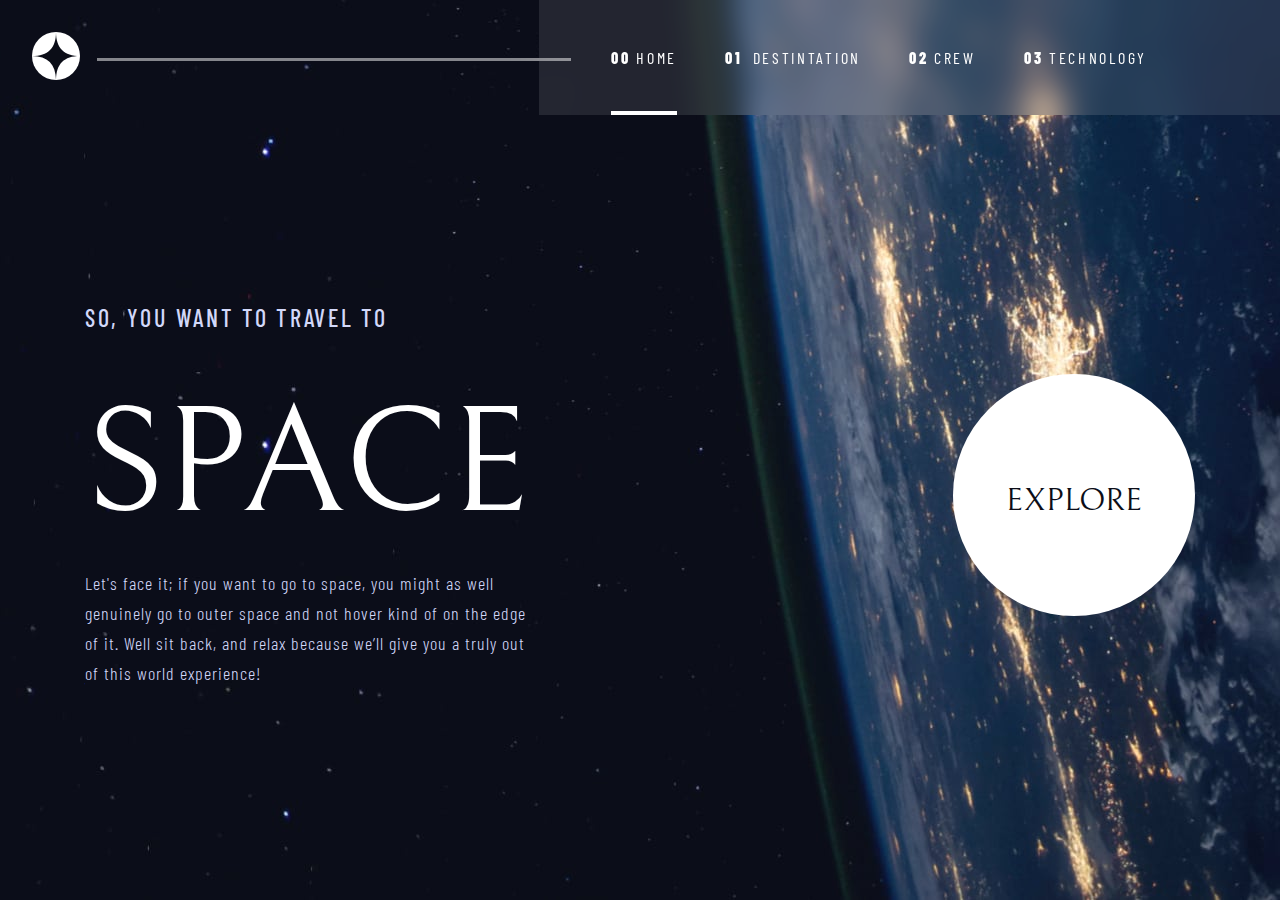
<file: index.html>
<!DOCTYPE html>
<html lang="en">
<head>
    <meta charset="UTF-8">
    <meta name="viewport" content="width=device-width, initial-scale=1.0">
    <link rel="preconnect" href="https://fonts.googleapis.com">
    <link rel="preconnect" href="https://fonts.gstatic.com" crossorigin>
    <link href="https://fonts.googleapis.com/css2?family=Barlow+Condensed:ital,wght@0,100;0,200;0,300;0,400;0,500;0,600;0,700;0,800;0,900;1,100;1,200;1,300;1,400;1,500;1,600;1,700;1,800;1,900&family=Bellefair&display=swap" rel="stylesheet">
    <link rel="stylesheet" href="app.css">
    <title>Space Tourism Home</title>
</head>
<body>

    <!-- Website h1 is hidden     -->
    <h1 class="hide-it">Space Tourism</h1>
    <!--Loader-->
    <div class="loading-container">
        <div class="loader-container">
            <div class="sun"></div>
            <div class="plan-1"></div>
            <div class="plan-2"></div>
        </div>
        <p class="txt-white barlow txt-uppercase">
            Download ...
        </p>
    </div>
    <!--Loader-->
    <!-- Header -->
        <header id="main-header">
            <div class="wrapper-big d-flex">
                <!-- Logo -->
                <div class="logo-container">
                    <a href="/index.html">
                        <img src="./shared/logo.svg" alt="Space Tourism Logo">
                    </a>
                </div>
                <!-- Logo -->
                
                <!-- Menu Icon -->
                <div class="burger-container">
                    <svg xmlns="http://www.w3.org/2000/svg" width="24" height="21">
                        <g fill="#D0D6F9" fill-rule="evenodd">
                            <path id="line-1" d="M0 0h24v3H0z"/>
                            <path id="line-2" d="M0 9h24v3H0z"/>
                            <path id="line-3" d="M0 18h24v3H0z"/>
                        </g>
                    </svg>
                </div>
                <!-- Menu Icon -->

                <!-- Main Navigation -->
                <nav id="main-nav-container">
                    <ul class="main-nav-ul">
                        <li class="current">
                            <a class="d-block txt-white txt-16 barlow lettspace-2-7" href="index.html">
                                <span class="index txt-800">00</span>
                                <span class="text txt-uppercase d-inline-block">Home</span>
                            </a>
                        </li>
                        <li>
                            <a class="d-flex gap txt-white txt-16 barlow lettspace-2-7" href="destination.html">
                                <span class="index txt-800">01</span>
                                <span class="text txt-uppercase">Destintation</span>
                            </a>
                        </li>
                        <li>
                            <a class="d-block txt-white txt-16 barlow lettspace-2-7" href="crew.html">
                                <span class="index txt-800">02</span>
                                <span class="text txt-uppercase">Crew</span>
                            </a>
                        </li>
                        <li>
                            <a class="d-block txt-white txt-16 barlow lettspace-2-7" href="technology.html">
                                <span class="index txt-800">03</span>
                                <span class="text txt-uppercase">Technology</span>
                            </a>
                        </li>
                    </ul>
                </nav>
                <!-- Main Navigation -->
            </div>
        </header>
    <!-- Header -->

    <!-- Main Content -->
    <main>
        <article>
            <!-- The section tag element contains the background-image the app.css file-->
            <section id="hero-section">
                <div class="wrapper d-flex">
                    <div class="content">
                        <h2>
                            <span class="txt-uppercase d-block barlow txt-smoke txt-500 lettspace-2-7">
                                So, you want to travel to
                            </span>
                            <span class="txt-uppercase bellefair txt-white main-title d-block">
                                Space
                            </span>
                        </h2>
                        <p class="barlow txt-smoke txt-300">
                            Let's face it; if you want to go to space, you might as well genuinely go to outer space and not hover kind of on the edge of it. Well sit back, and relax because we’ll give you a truly out of this world experience!
                        </p>
                    </div>
                    <div class="call-to-action">
                        <a href="destination.html">
                            <span class="text">
                                Explore
                            </span>
                        </a>
                    </div>
                </div>
            </section>
        </article>
    </main>
    <!-- Main Content -->

    <script src="app.js"></script>
    <script>
        document.onreadystatechange = () => {
            if(document.readyState == "complete"){
                document.querySelector(".loading-container").classList.add("hide")
            }
        }
    </script>
</body>
</html>
</file>
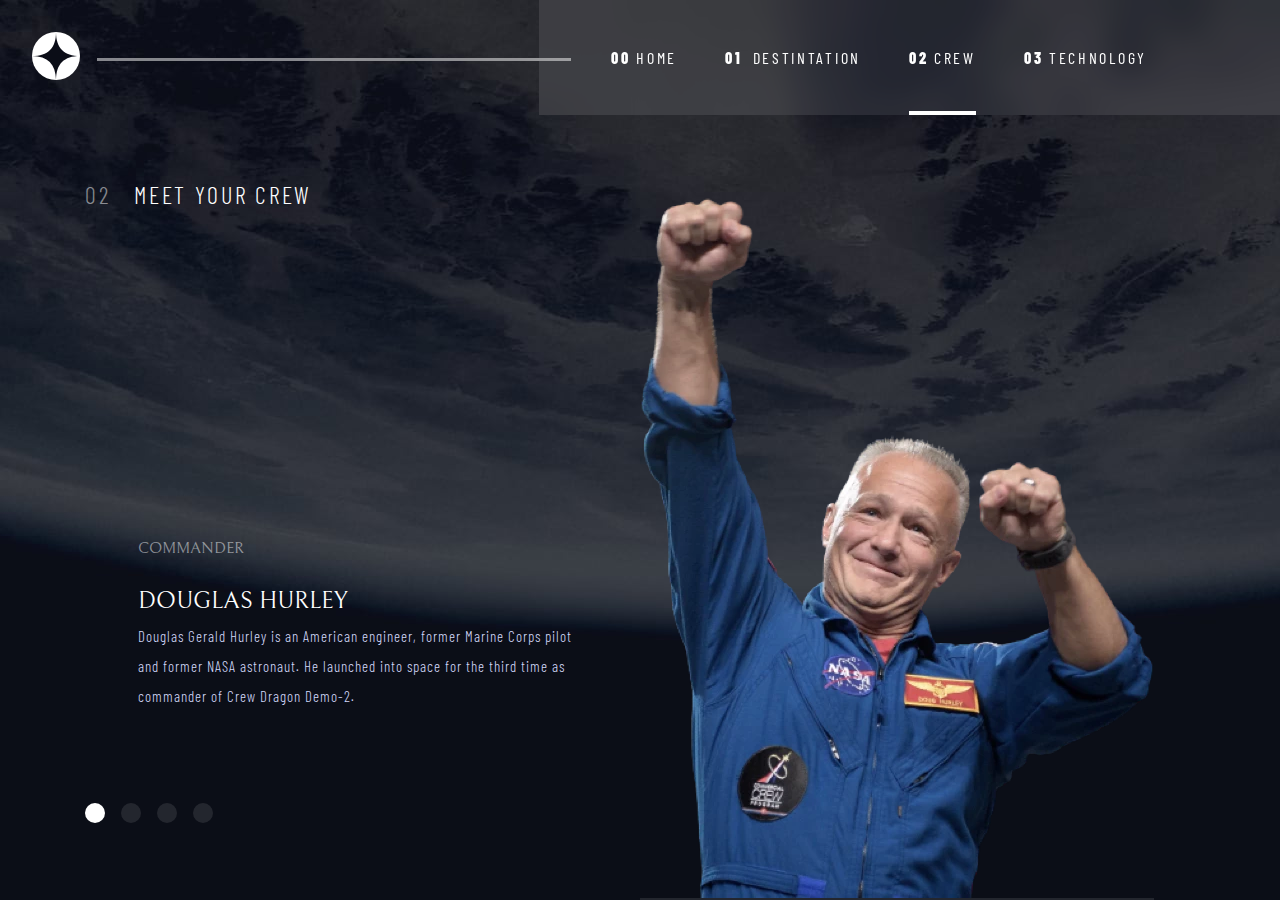
<file: crew.html>
<!DOCTYPE html>
<html lang="en">
<head>
    <meta charset="UTF-8">
    <meta name="viewport" content="width=device-width, initial-scale=1.0">
    <link rel="preconnect" href="https://fonts.googleapis.com">
    <link rel="preconnect" href="https://fonts.gstatic.com" crossorigin>
    <link href="https://fonts.googleapis.com/css2?family=Barlow+Condensed:ital,wght@0,100;0,200;0,300;0,400;0,500;0,600;0,700;0,800;0,900;1,100;1,200;1,300;1,400;1,500;1,600;1,700;1,800;1,900&family=Bellefair&display=swap" rel="stylesheet">
    <link rel="stylesheet" href="app.css">
    <title>Space Tourism | Crew</title>
</head>
<body class="subpage crew">
    <!-- Website h1 is hidden     -->
    <h1 class="hide-it">Space Tourism</h1>
        <!--Loader-->
        <div class="loading-container">
            <div class="loader-container">
                <div class="sun"></div>
                <div class="plan-1"></div>
                <div class="plan-2"></div>
            </div>
            <p class="txt-white barlow txt-uppercase">
                Download ...
            </p>
        </div>
        <!--Loader-->
    <!-- Header -->
        <header id="main-header">
            <div class="wrapper-big d-flex">
                <!-- Logo -->
                <div class="logo-container">
                    <a href="/index.html">
                        <img src="./shared/logo.svg" alt="Space Tourism Logo">
                    </a>
                </div>
                <!-- Logo -->
                
                <!-- Menu Icon -->
                <div class="burger-container">
                    <svg xmlns="http://www.w3.org/2000/svg" width="24" height="21">
                        <g fill="#D0D6F9" fill-rule="evenodd">
                            <path id="line-1" d="M0 0h24v3H0z"/>
                            <path id="line-2" d="M0 9h24v3H0z"/>
                            <path id="line-3" d="M0 18h24v3H0z"/>
                        </g>
                    </svg>
                </div>
                <!-- Menu Icon -->

                <!-- Main Navigation -->
                <nav id="main-nav-container">
                    <ul class="main-nav-ul">
                        <li>
                            <a class="d-block txt-white txt-16 barlow lettspace-2-7" href="index.html">
                                <span class="index txt-800">00</span>
                                <span class="text txt-uppercase d-inline-block">Home</span>
                            </a>
                        </li >
                        <li>
                            <a class="d-flex gap txt-white txt-16 barlow lettspace-2-7" href="destination.html">
                                <span class="index txt-800">01</span>
                                <span class="text txt-uppercase">Destintation</span>
                            </a>
                        </li>
                        <li class="current">
                            <a class="d-block txt-white txt-16 barlow lettspace-2-7" href="crew.html">
                                <span class="index txt-800">02</span>
                                <span class="text txt-uppercase">Crew</span>
                            </a>
                        </li>
                        <li>
                            <a class="d-block txt-white txt-16 barlow lettspace-2-7" href="technology.html">
                                <span class="index txt-800">03</span>
                                <span class="text txt-uppercase">Technology</span>
                            </a>
                        </li>
                    </ul>
                </nav>
                <!-- Main Navigation -->
            </div>
        </header>
    <!-- Header -->

    <!-- Main Content -->
    <main>
        <article>
            <!-- The section tag element contains the background-image the app.css file-->
            <section id="hero-section" class="subpage-section crew-subpage">
                
                <div class="wrapper d-flex">
                    <h2 class="sub-section-main-title txt-white barlow lettspace-2-7 txt-300">
                        <span class="index txt-white-50">
                            02
                        </span>
                        <span class="txt-uppercase">
                            Meet your crew
                        </span>
                    </h2>
                    
                    <div class="content">
                        <div class="slider-media-container crew-media-container">
                            <div class="media current" >
                                <img src="./crew/image-douglas-hurley.webp" alt="Douglas Hurley">
                            </div>
                            <div class="media" >
                                <img src="./crew/image-mark-shuttleworth.webp" alt="Mark Shuttleworth">
                            </div>
                            <div class="media">
                                <img src="./crew/image-victor-glover.webp" alt="Victor Glover">
                            </div>
                            <div class="media">
                                <img src="./crew/image-anousheh-ansari.webp" alt="Anousheh Ansari">
                            </div>
                        </div>
                        <div class="slider-nav-container dots-container">
                            <ul class="d-flex txt-white barlow txt-uppercase">
                                <li class="current">
                                    
                                </li>
                                <li>
                                    
                                </li>
                                <li>
                                    
                                </li>
                                <li>
                                    
                                </li>
                            </ul>
                        </div>
                        <div class="slider-text-container">
                            <div class="slider-text current">
                                <h3 class="slider-details-title">                        
                                    <span class="txt-uppercase txt-white-50 bellefair txt-300  overtitle d-block">
                                        Commander 
                                    </span>
                                    <span class="txt-uppercase txt-white bellefair txt-300 maintitle">
                                        Douglas Hurley
                                    </span>
                                </h3>
                                <p class="barlow txt-smoke txt-300">
                                    Douglas Gerald Hurley is an American engineer, former Marine Corps pilot and former NASA astronaut. He launched into space for the third time as commander of Crew Dragon Demo-2.
                                </p>
                            </div>
                            <div class="slider-text">
                                <h3 class="slider-details-title ">                        
                                    <span class="txt-uppercase txt-white-50 bellefair txt-300  overtitle d-block">
                                        Mission Specialist 
                                    </span>
                                    <span class="txt-uppercase txt-white bellefair txt-300 maintitle">
                                        MARK SHUTTLEWORTH
                                    </span>
                                </h3>
                                <p class="barlow txt-smoke txt-300">
                                    Mark Richard Shuttleworth is the founder and CEO of Canonical, the company behind the Linux-based Ubuntu operating system. Shuttleworth became the first South African to travel to space as a space tourist.
                                </p>
                            </div>
                            <div class="slider-text">
                                <h3 class="slider-details-title ">                        
                                    <span class="txt-uppercase txt-white-50 bellefair txt-300  overtitle d-block">
                                        Pilot
                                    </span>
                                    <span class="txt-uppercase txt-white bellefair txt-300 maintitle">
                                        Victor Glover
                                    </span>
                                </h3>
                                <p class="barlow txt-smoke txt-300">
                                    Pilot on the first operational flight of the SpaceX Crew Dragon to the International Space Station. Glover is a commander in the U.S. Navy where he pilots an F/A-18.He was a crew member of Expedition 64, and served as a station systems flight engineer. 
                                </p>
                            </div>
                            <div class="slider-text">
                                <h3 class="slider-details-title ">                        
                                    <span class="txt-uppercase txt-white-50 bellefair txt-300  overtitle d-block">
                                        Flight Engineer
                                    </span>
                                    <span class="txt-uppercase txt-white bellefair txt-300 maintitle">
                                        Anousheh Ansari
                                    </span>
                                </h3>
                                <p class="barlow txt-smoke txt-300">
                                    Anousheh Ansari is an Iranian American engineer and co-founder of Prodea Systems. Ansari was the fourth self-funded space tourist, the first self-funded woman to fly to the ISS, and the first Iranian in space. 
                                </p>
                            </div>
                        </div>
                    </div>
                </div>
            </section>
        </article>
    </main>
    <!-- Main Content -->

    <script src="app.js"></script>
    <script>
        document.onreadystatechange = () => {
            if(document.readyState == "complete"){
                document.querySelector(".loading-container").classList.add("hide")
            }
        }
    </script>
</body>
</html>
</file>
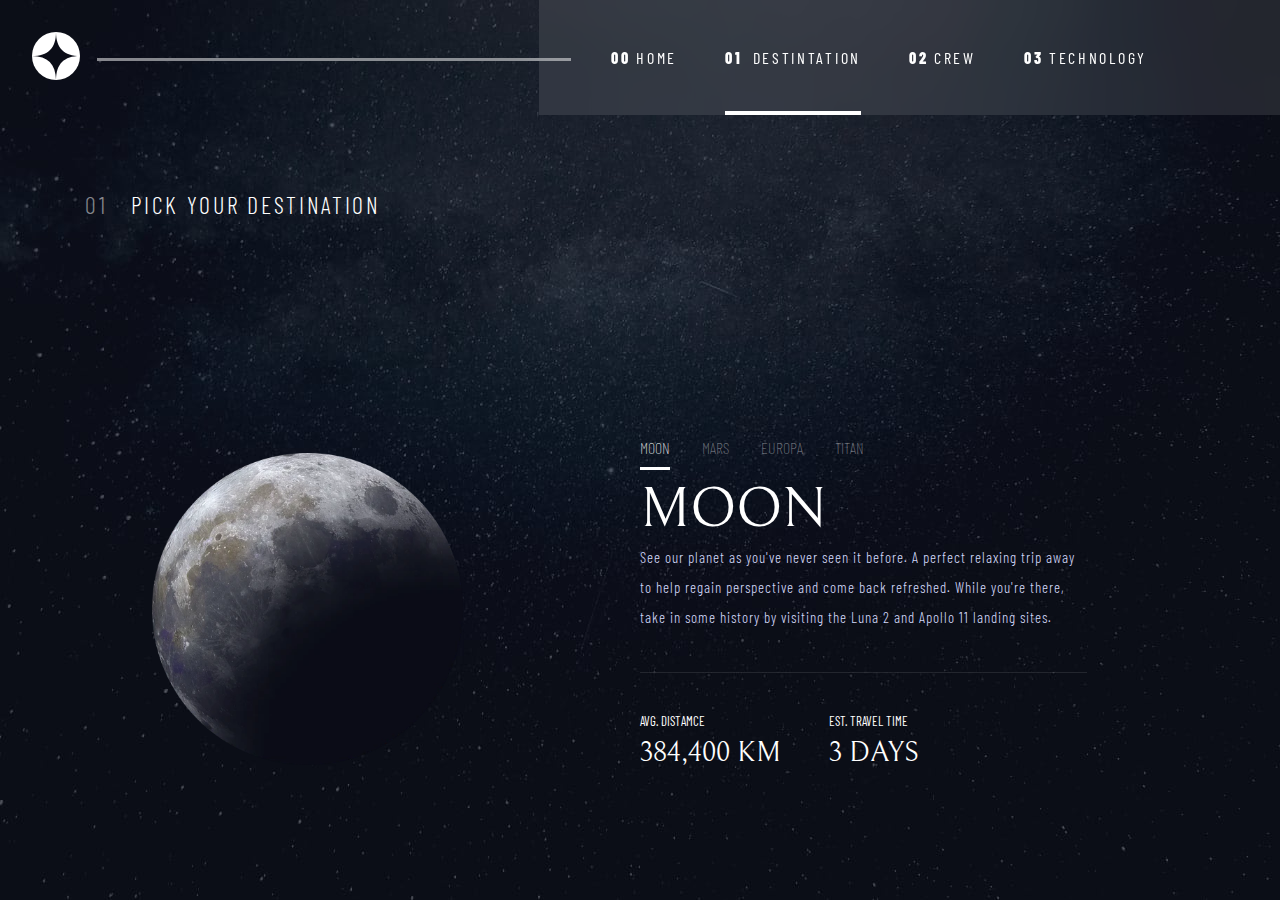
<file: destination.html>
<!DOCTYPE html>
<html lang="en">
<head>
    <meta charset="UTF-8">
    <meta name="viewport" content="width=device-width, initial-scale=1.0">
    <link rel="preconnect" href="https://fonts.googleapis.com">
    <link rel="preconnect" href="https://fonts.gstatic.com" crossorigin>
    <link href="https://fonts.googleapis.com/css2?family=Barlow+Condensed:ital,wght@0,100;0,200;0,300;0,400;0,500;0,600;0,700;0,800;0,900;1,100;1,200;1,300;1,400;1,500;1,600;1,700;1,800;1,900&family=Bellefair&display=swap" rel="stylesheet">
    <link rel="stylesheet" href="app.css">
    <title>Space Tourism | Destintations</title>
</head>
<body class="subpage destination">
    <!-- Website h1 is hidden     -->
    <h1 class="hide-it">Space Tourism</h1>
    <!--Loader-->
    <div class="loading-container">
        <div class="loader-container">
            <div class="sun"></div>
            <div class="plan-1"></div>
            <div class="plan-2"></div>
        </div>
        <p class="txt-white barlow txt-uppercase">
            Download ...
        </p>
    </div>
    <!--Loader-->
    <!-- Header -->
        <header id="main-header">
            <div class="wrapper-big d-flex">
                <!-- Logo -->
                <div class="logo-container">
                    <a href="/index.html">
                        <img src="./shared/logo.svg" alt="Space Tourism Logo">
                    </a>
                </div>
                <!-- Logo -->
                
                <!-- Menu Icon -->
                <div class="burger-container">
                    <svg xmlns="http://www.w3.org/2000/svg" width="24" height="21">
                        <g fill="#D0D6F9" fill-rule="evenodd">
                            <path id="line-1" d="M0 0h24v3H0z"/>
                            <path id="line-2" d="M0 9h24v3H0z"/>
                            <path id="line-3" d="M0 18h24v3H0z"/>
                        </g>
                    </svg>
                </div>
                <!-- Menu Icon -->

                <!-- Main Navigation -->
                <nav id="main-nav-container">
                    <ul class="main-nav-ul">
                        <li>
                            <a class="d-block txt-white txt-16 barlow lettspace-2-7" href="index.html">
                                <span class="index txt-800">00</span>
                                <span class="text txt-uppercase d-inline-block">Home</span>
                            </a>
                        </li >
                        <li class="current">
                            <a class="d-flex gap txt-white txt-16 barlow lettspace-2-7" href="destination.html">
                                <span class="index txt-800">01</span>
                                <span class="text txt-uppercase">Destintation</span>
                            </a>
                        </li>
                        <li>
                            <a class="d-block txt-white txt-16 barlow lettspace-2-7" href="crew.html">
                                <span class="index txt-800">02</span>
                                <span class="text txt-uppercase">Crew</span>
                            </a>
                        </li>
                        <li>
                            <a class="d-block txt-white txt-16 barlow lettspace-2-7" href="technology.html">
                                <span class="index txt-800">03</span>
                                <span class="text txt-uppercase">Technology</span>
                            </a>
                        </li>
                    </ul>
                </nav>
                <!-- Main Navigation -->
            </div>
        </header>
    <!-- Header -->

    <!-- Main Content -->
    <main>
        <article>
            <!-- The section tag element contains the background-image the app.css file-->
            <section id="hero-section" class="subpage-section">
                
                <div class="wrapper d-flex">
                    <h2 class="sub-section-main-title txt-white barlow lettspace-2-7 txt-300">
                        <span class="index txt-white-50">
                            01
                        </span>
                        <span class="txt-uppercase">
                            Pick your destination
                        </span>
                    </h2>
                    
                    <div class="content">
                        <div class="slider-media-container">
                            <div class="media moon current" >
                                <img src="./destination/image-moon.webp" alt="Moon">
                            </div>
                            <div class="media mars" >
                                <img src="./destination/image-mars.webp" alt="Mars">
                            </div>
                            <div class="media europa">
                                <img src="./destination/image-europa.webp" alt="Europa">
                            </div>
                            <div class="media title">
                                <img src="./destination/image-titan.webp" alt="Titan">
                            </div>
                        </div>
                        <div class="slider-nav-container ">
                            <ul class="d-flex txt-white barlow txt-uppercase">
                                <li class="current">
                                    <span class="text">
                                        Moon
                                    </span>
                                </li>
                                <li>
                                    <span class="text">
                                        Mars
                                    </span>
                                </li>
                                <li>
                                    <span class="text">
                                        Europa
                                    </span>
                                </li>
                                <li>
                                    <span class="text">
                                        Titan
                                    </span>
                                </li>
                            </ul>
                        </div>
                        
                        <div class="slider-text-container">
                            <div class="slider-text current">
                                <h3 class="slider-details-title ">                        
                                    <span class="txt-uppercase txt-white d-block bellefair txt-300">
                                        MOON
                                    </span>
                                </h3>
                                <p class="barlow txt-smoke txt-300">
                                    See our planet as you've never seen it before. A perfect relaxing trip away to help regain perspective and come back refreshed. While you're there, take in some history by visiting the Luna 2 and Apollo 11 landing sites.
                                </p>
                                <ul class="slider-details-container txt-white">
                                    <li>
                                        <span class="list-title txt-uppercase d-block">
                                            Avg. distamce
                                        </span>
                                        <span class="list-data barlow txt-uppercase">
                                            384,400 KM
                                        </span>
                                    </li>
                                    <li>
                                        <span class="list-title txt-uppercase d-block">
                                            EST. Travel Time
                                        </span>
                                        <span class="list-data barlow txt-uppercase">
                                            3 Days
                                        </span>
                                    </li>
                                </ul>
                            </div>
                            <div class="slider-text">
                                <h3 class="slider-details-title ">                        
                                    <span class="txt-uppercase txt-white d-block bellefair txt-300">
                                        Mars
                                    </span>
                                </h3>
                                <p class="barlow txt-smoke txt-300">
                                    Don't forget to pack your hiking boots. You'll need them to tackle Olympus Mons, the tallest planetary mountain in our solar system. It's two and a half times the size of Everest!
                                </p>
                                <ul class="slider-details-container txt-white">
                                    <li>
                                        <span class="list-title txt-uppercase d-block">
                                            Avg. distamce
                                        </span>
                                        <span class="list-data barlow txt-uppercase">
                                            225 Mil. Km
                                        </span>
                                    </li>
                                    <li>
                                        <span class="list-title txt-uppercase d-block">
                                            EST. Travel Time
                                        </span>
                                        <span class="list-data barlow txt-uppercase">
                                            9 Months
                                        </span>
                                    </li>
                                </ul>
                            </div>
                            <div class="slider-text">
                                <h3 class="slider-details-title ">                        
                                    <span class="txt-uppercase txt-white d-block bellefair txt-300">
                                        Europa
                                    </span>
                                </h3>
                                <p class="barlow txt-smoke txt-300">
                                    The smallest of the four Galilean moons orbiting Jupiter, Europa is a winter lover's dream. With an icy surface, it's perfect for a bit of ice skating, curling, hockey, or simple relaxation in your snug wintery cabin.
                                </p>
                                <ul class="slider-details-container txt-white">
                                    <li>
                                        <span class="list-title txt-uppercase d-block">
                                            Avg. distamce
                                        </span>
                                        <span class="list-data barlow txt-uppercase">
                                            628 Mil. Km
                                        </span>
                                    </li>
                                    <li>
                                        <span class="list-title txt-uppercase d-block">
                                            EST. Travel Time
                                        </span>
                                        <span class="list-data barlow txt-uppercase">
                                            3 Years
                                        </span>
                                    </li>
                                </ul>
                            </div>
                            <div class="slider-text">
                                <h3 class="slider-details-title ">                        
                                    <span class="txt-uppercase txt-white d-block bellefair txt-300">
                                        Titan
                                    </span>
                                </h3>
                                <p class="barlow txt-smoke txt-300">
                                    The only moon known to have a dense atmosphere other than Earth, Titan is a home away from home (just a few hundred degrees colder!). As a bonus, you get striking views of the Rings of Saturn.
                                </p>
                                <ul class="slider-details-container txt-white">
                                    <li>
                                        <span class="list-title txt-uppercase d-block">
                                            Avg. distamce
                                        </span>
                                        <span class="list-data barlow txt-uppercase">
                                            1.6 Bil.Km
                                        </span>
                                    </li>
                                    <li>
                                        <span class="list-title txt-uppercase d-block">
                                            EST. Travel Time
                                        </span>
                                        <span class="list-data barlow txt-uppercase">
                                            7 Years
                                        </span>
                                    </li>
                                </ul>
                            </div>
                        </div>
                    </div>
                </div>
            </section>
        </article>
    </main>
    <!-- Main Content -->

    <script src="app.js"></script>

    <script>
        document.onreadystatechange = () => {
            if(document.readyState == "complete"){
                document.querySelector(".loading-container").classList.add("hide")
            }
        }
    </script>
</body>
</html>
</file>
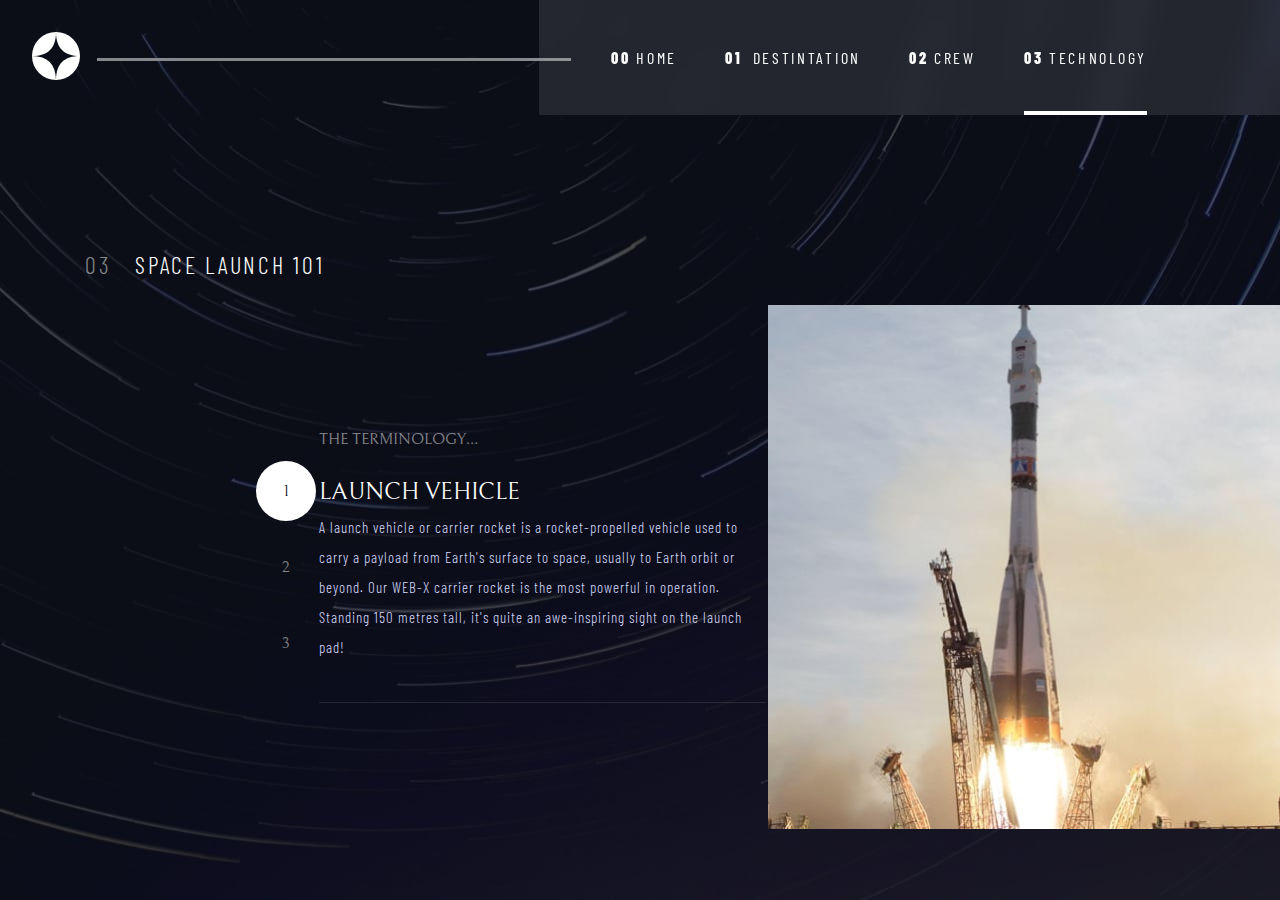
<file: technology.html>
<!DOCTYPE html>
<html lang="en">
<head>
    <meta charset="UTF-8">
    <meta name="viewport" content="width=device-width, initial-scale=1.0">
    <link rel="preconnect" href="https://fonts.googleapis.com">
    <link rel="preconnect" href="https://fonts.gstatic.com" crossorigin>
    <link href="https://fonts.googleapis.com/css2?family=Barlow+Condensed:ital,wght@0,100;0,200;0,300;0,400;0,500;0,600;0,700;0,800;0,900;1,100;1,200;1,300;1,400;1,500;1,600;1,700;1,800;1,900&family=Bellefair&display=swap" rel="stylesheet">
    <link rel="stylesheet" href="app.css">
    <title>Space Tourism | Crew</title>
</head>
<body class="subpage technology">
    <!-- Website h1 is hidden     -->
    <h1 class="hide-it">Space Tourism</h1>
        <!--Loader-->
        <div class="loading-container">
            <div class="loader-container">
                <div class="sun"></div>
                <div class="plan-1"></div>
                <div class="plan-2"></div>
            </div>
            <p class="txt-white barlow txt-uppercase">
                Download ...
            </p>
        </div>
        <!--Loader-->
    <!-- Header -->
        <header id="main-header">
            <div class="wrapper-big d-flex">
                <!-- Logo -->
                <div class="logo-container">
                    <a href="/index.html">
                        <img src="./shared/logo.svg" alt="Space Tourism Logo">
                    </a>
                </div>
                <!-- Logo -->
                
                <!-- Menu Icon -->
                <div class="burger-container">
                    <svg xmlns="http://www.w3.org/2000/svg" width="24" height="21">
                        <g fill="#D0D6F9" fill-rule="evenodd">
                            <path id="line-1" d="M0 0h24v3H0z"/>
                            <path id="line-2" d="M0 9h24v3H0z"/>
                            <path id="line-3" d="M0 18h24v3H0z"/>
                        </g>
                    </svg>
                </div>
                <!-- Menu Icon -->

                <!-- Main Navigation -->
                <nav id="main-nav-container">
                    <ul class="main-nav-ul">
                        <li>
                            <a class="d-block txt-white txt-16 barlow lettspace-2-7" href="index.html">
                                <span class="index txt-800">00</span>
                                <span class="text txt-uppercase d-inline-block">Home</span>
                            </a>
                        </li >
                        <li>
                            <a class="d-flex gap txt-white txt-16 barlow lettspace-2-7" href="destination.html">
                                <span class="index txt-800">01</span>
                                <span class="text txt-uppercase">Destintation</span>
                            </a>
                        </li>
                        <li>
                            <a class="d-block txt-white txt-16 barlow lettspace-2-7" href="crew.html">
                                <span class="index txt-800">02</span>
                                <span class="text txt-uppercase">Crew</span>
                            </a>
                        </li>
                        <li class="current">
                            <a class="d-block txt-white txt-16 barlow lettspace-2-7" href="technology.html">
                                <span class="index txt-800">03</span>
                                <span class="text txt-uppercase">Technology</span>
                            </a>
                        </li>
                    </ul>
                </nav>
                <!-- Main Navigation -->
            </div>
        </header>
    <!-- Header -->

    <!-- Main Content -->
    <main>
        <article>
            <!-- The section tag element contains the background-image the app.css file-->
            <section id="hero-section" class="subpage-section technology-subpage">
                <!--Wrapper Start-->
                <div class="wrapper">
                    <h2 class="sub-section-main-title txt-white barlow lettspace-2-7 txt-300">
                        <span class="index txt-white-50">
                            03
                        </span>
                        <span class="txt-uppercase">
                            SPACE LAUNCH 101
                        </span>
                    </h2>
                </div>   
                    <!--Wrapper end-->
                    <div class="content">
                        <div class="slider-media-container crew-media-container">
                            <div class="media current" >
                                <img  class="mobile" src="./technology/image-launch-vehicle-landscape.jpg" alt="image-launch-vehicle-landscape">
                                <img class="desktop" src="./technology/image-launch-vehicle-portrait.jpg" alt="image-launch-vehicle-portrait">
                            </div>
                            <div class="media" >
                                <img  class="mobile" src="./technology/image-spaceport-landscape.jpg" alt="image-spaceport-landscape">
                                <img class="desktop" src="./technology/image-spaceport-portrait.jpg" alt="image-spaceport-portrait">
                            </div>
                            <div class="media">
                                <img  class="mobile" src="./technology/image-space-capsule-landscape.jpg" alt="image-space-capsule-landscape">
                                <img class="desktop" src="./technology/image-space-capsule-portrait.jpg" alt="image-space-capsule-portrait">
                            </div>
                        </div>

                        <div class="wrapper">
                            <div class="slider-nav-container dots-container has-content">
                                <ul class="d-flex txt-white barlow txt-uppercase">
                                    <li class="current">
                                        1
                                    </li>
                                    <li>
                                        2
                                    </li>
                                    <li>
                                        3
                                    </li>
                                </ul>
                            </div>
                            <div class="slider-text-container">
                                <div class="slider-text current">
                                    <h3 class="slider-details-title">                        
                                        <span class="txt-uppercase txt-white-50 bellefair txt-300  overtitle d-block">
                                            THE TERMINOLOGY… 
                                        </span>
                                        <span class="txt-uppercase txt-white bellefair txt-300 maintitle">
                                            LAUNCH VEHICLE
                                        </span>
                                    </h3>
                                    <p class="barlow txt-smoke txt-300">
                                        A launch vehicle or carrier rocket is a rocket-propelled vehicle used to carry a payload from Earth's surface to space, usually to Earth orbit or beyond. Our WEB-X carrier rocket is the most powerful in operation. Standing 150 metres tall, it's quite an awe-inspiring sight on the launch pad!
                                    </p>
                                </div>
                                <div class="slider-text">
                                    <h3 class="slider-details-title ">                        
                                        <span class="txt-uppercase txt-white-50 bellefair txt-300  overtitle d-block">
                                            THE TERMINOLOGY…
                                        </span>
                                        <span class="txt-uppercase txt-white bellefair txt-300 maintitle">
                                            SPACEPORT
                                        </span>
                                    </h3>
                                    <p class="barlow txt-smoke txt-300">
                                        A spaceport or cosmodrome is a site for launching (or receiving) spacecraft, by analogy to the seaport for ships or airport for aircraft. Based in the famous Cape Canaveral, our spaceport is ideally situated to take advantage of the Earth’s rotation for launch.
                                    </p>
                                </div>
                                <div class="slider-text">
                                    <h3 class="slider-details-title ">                        
                                        <span class="txt-uppercase txt-white-50 bellefair txt-300  overtitle d-block">
                                            THE TERMINOLOGY…
                                        </span>
                                        <span class="txt-uppercase txt-white bellefair txt-300 maintitle">
                                            SPACE CAPSULE
                                        </span>
                                    </h3>
                                    <p class="barlow txt-smoke txt-300">
                                        A space capsule is an often-crewed spacecraft that uses a blunt-body reentry capsule to reenter the Earth's atmosphere without wings. Our capsule is where you'll spend your time during the flight. It includes a space gym, cinema, and plenty of other activities to keep you entertained.
                                    </p>
                                </div>
                            </div>
                        </div>

                    </div>
            </section>
        </article>
    </main>
    <!-- Main Content -->

    <script src="app.js"></script>
    <script>
        document.onreadystatechange = () => {
            if(document.readyState == "complete"){
                document.querySelector(".loading-container").classList.add("hide")
            }
        }
    </script>
</body>
</html>
</file>
<file: app.css>
* {
  margin: 0;
  padding: 0;
  -webkit-box-sizing: border-box;
          box-sizing: border-box;
}

:root {
  --barlow: "Barlow Condensed", sans-serif;
  --bellefair:"Bellefair", serif;
  --dark:hsl(230, 35%, 7%);
  --smoke:hsl(231, 77%, 90%);
  --white:hsl(0, 0%, 100%);
  --white-50:hsla(0, 0%, 100%, 0.5);
  --white-10:hsla(0, 0%, 100%, 0.1);
  --transition: all 0.3s;
}

.txt-dark {
  color: var(--dark);
}

.txt-smoke {
  color: var(--smoke);
}

.txt-white {
  color: var(--white);
}

.txt-white-50 {
  color: var(--white-50);
}

.txt-white-10 {
  color: var(--white-10);
}

.bg-dark {
  background-color: var(--dark);
}

.bg-smoke {
  background-color: var(--smoke);
}

.bg-white {
  background-color: var(--white);
}

.bg-white-50 {
  background-color: var(--white-50);
}

.bg-white-10 {
  background-color: var(--white-10);
}

ul[class] {
  list-style: none;
}

p {
  line-height: 25px;
}

.wrapper {
  padding-inline: 37px;
}
@media screen and (min-width: 768px) {
  .wrapper {
    max-width: 690px;
    padding-inline: 0;
    margin-inline: auto;
  }
}
@media screen and (min-width: 1235px) {
  .wrapper {
    max-width: 1110px;
  }
}

.wrapper-big {
  padding-inline: 24px;
}
@media screen and (min-width: 1235px) {
  .wrapper-big {
    max-width: 1110px;
    margin-inline: auto;
  }
}

.txt-300 {
  font-weight: 300;
}

.txt-500 {
  font-weight: 500;
}

.txt-800 {
  font-weight: 800;
}

.bellefair {
  font-family: var(--bellefair);
}

.barlow {
  font-family: var(--barlow);
}

.lettspace-4-75 {
  letter-spacing: 4.75px;
}

.lettspace-2-7 {
  letter-spacing: 2.7px;
}

.lettspace-2-35 {
  letter-spacing: 2.35px;
}

.txt-uppercase {
  text-transform: uppercase;
}

.no-disp {
  display: none;
}

.hide-it {
  height: 0;
  opacity: 0;
  pointer-events: none;
  width: 0;
  overflow: hidden;
}

.d-block {
  display: block;
}

.d-inline-block {
  display: inline-block;
}

.d-flex {
  display: -webkit-box;
  display: -ms-flexbox;
  display: flex;
}

.gap {
  gap: 10px;
}

.loading-container {
  position: fixed;
  z-index: 999999999;
  top: 0;
  left: 0;
  width: 100%;
  height: 100%;
  background-color: var(--dark);
  display: -webkit-box;
  display: -ms-flexbox;
  display: flex;
  -webkit-box-orient: vertical;
  -webkit-box-direction: normal;
      -ms-flex-direction: column;
          flex-direction: column;
  -webkit-box-align: center;
      -ms-flex-align: center;
          align-items: center;
  -webkit-box-pack: center;
      -ms-flex-pack: center;
          justify-content: center;
  -webkit-transition: all 0.5s;
  transition: all 0.5s;
}
.loading-container .loader-container {
  width: 100px;
  height: 100px;
  position: relative;
}
.loading-container .loader-container .sun {
  width: 10%;
  aspect-ratio: 1;
  background-color: white;
  position: absolute;
  border-radius: 50%;
  top: 50%;
  left: 50%;
  -webkit-transform: translate(-50%, -50%);
          transform: translate(-50%, -50%);
  border: 2px solid yellow;
  -webkit-box-shadow: 0 0 10px 5px yellow;
          box-shadow: 0 0 10px 5px yellow;
  z-index: 10;
}
.loading-container .loader-container .plan-1, .loading-container .loader-container .plan-2 {
  position: absolute;
  top: 40%;
  left: 25%;
  width: 50%;
  height: 20px;
  -webkit-transform-origin: center center;
          transform-origin: center center;
  -webkit-animation: cycle 2.5s linear infinite;
          animation: cycle 2.5s linear infinite;
}
.loading-container .loader-container .plan-1::before, .loading-container .loader-container .plan-2::before {
  content: "";
  position: absolute;
  background-color: var(--white);
  left: 0;
  top: 0;
  width: 10px;
  height: 10px;
  border-radius: 50%;
}
.loading-container .loader-container .plan-1::after, .loading-container .loader-container .plan-2::after {
  content: "";
  position: absolute;
  width: 90%;
  aspect-ratio: 1;
  left: 50%;
  top: 50%;
  border: 1px solid #888;
  border-radius: 50%;
  -webkit-transform: translate(-50%, -50%);
          transform: translate(-50%, -50%);
  z-index: -1;
}
.loading-container .loader-container .plan-2 {
  width: 80%;
  -webkit-animation-duration: 5s;
          animation-duration: 5s;
  top: 40%;
  left: 10%;
}
.loading-container.hide {
  opacity: 0;
  pointer-events: none;
}

@-webkit-keyframes cycle {
  0% {
    rotate: 0deg;
  }
  100% {
    rotate: 360deg;
  }
}

@keyframes cycle {
  0% {
    rotate: 0deg;
  }
  100% {
    rotate: 360deg;
  }
}
#main-header {
  position: fixed;
  left: 0;
  right: 0;
  z-index: 999999;
  -webkit-padding-before: 25px;
          padding-block-start: 25px;
}
#main-header .wrapper-big {
  -webkit-box-align: center;
      -ms-flex-align: center;
          align-items: center;
}
#main-header #main-nav-container {
  position: absolute;
  right: 0;
  top: 0;
  left: 0;
  height: 100svh;
  pointer-events: none;
}
#main-header #main-nav-container ul {
  position: absolute;
  top: 0;
  right: 0;
  bottom: 0;
  left: 110svw;
  background-image: -webkit-gradient(linear, left bottom, left top, from(var(--white-50)), to(var(--dark)));
  background-image: linear-gradient(to top, var(--white-50), var(--dark));
  -webkit-backdrop-filter: blur(15px);
          backdrop-filter: blur(15px);
  -webkit-padding-before: 20svh;
          padding-block-start: 20svh;
  opacity: 0;
  -webkit-transition: var(--transition);
  transition: var(--transition);
}
#main-header #main-nav-container ul li {
  opacity: 0;
  -webkit-transform: translateX(50px);
          transform: translateX(50px);
  -webkit-transition: var(--transition);
  transition: var(--transition);
  -webkit-transition-delay: 0.3s;
          transition-delay: 0.3s;
}
#main-header #main-nav-container ul li.current a::after {
  opacity: 1;
}
#main-header #main-nav-container ul a {
  text-decoration: none;
  width: 100%;
  font-size: 1rem;
  position: relative;
  padding: 1rem 1rem 1rem 2rem;
  margin-block: 19px;
  -webkit-transition: var(--transition);
  transition: var(--transition);
}
#main-header #main-nav-container ul a::after {
  content: "";
  position: absolute;
  right: -100%;
  top: 0;
  width: 4px;
  height: 100%;
  background-color: var(--white);
  opacity: 0;
  -webkit-transition: all 1s;
  transition: all 1s;
  -webkit-transition-delay: 0.3s;
          transition-delay: 0.3s;
}
#main-header #main-nav-container.show {
  pointer-events: all;
}
#main-header #main-nav-container.show ul {
  left: 30svw;
  opacity: 1;
}
#main-header #main-nav-container.show ul li {
  opacity: 1;
  -webkit-transform: translateX(0px);
          transform: translateX(0px);
}
#main-header #main-nav-container.show ul a::after {
  right: 0%;
}
@media screen and (min-width: 768px) {
  #main-header #main-nav-container {
    position: relative;
    height: auto;
    pointer-events: auto;
    -webkit-margin-start: auto;
            margin-inline-start: auto;
  }
  #main-header #main-nav-container ul {
    opacity: 1;
    background-image: unset;
    display: -webkit-box;
    display: -ms-flexbox;
    display: flex;
    -webkit-padding-before: 0;
            padding-block-start: 0;
    border: transparent;
    position: relative;
    left: unset !important;
    right: auto;
    -webkit-padding-start: 48px;
            padding-inline-start: 48px;
    -webkit-backdrop-filter: unset;
            backdrop-filter: unset;
  }
  #main-header #main-nav-container ul::after {
    content: "";
    position: absolute;
    left: 0;
    right: -200%;
    height: 100%;
    background-color: var(--white-10);
    -webkit-backdrop-filter: blur(15px);
            backdrop-filter: blur(15px);
    z-index: -20;
  }
  #main-header #main-nav-container ul li {
    opacity: 1;
    -webkit-transform: translateX(0px);
            transform: translateX(0px);
  }
  #main-header #main-nav-container ul a {
    margin-block: 0;
    padding: 48px 0;
    margin-inline: 1.5rem;
    width: -webkit-fit-content;
    width: -moz-fit-content;
    width: fit-content;
  }
  #main-header #main-nav-container ul a .index {
    display: none;
  }
  #main-header #main-nav-container ul a::after {
    width: 100%;
    height: 4px;
    bottom: 0;
    top: unset;
    -webkit-transition-delay: unset;
            transition-delay: unset;
    right: 100%;
    left: 0;
  }
  #main-header #main-nav-container ul a:hover::after {
    opacity: 0.5;
    right: 0;
  }
}
@media screen and (min-width: 1235px) {
  #main-header #main-nav-container ul::before {
    content: "";
    position: absolute;
    left: -70%;
    right: 95%;
    height: 3px;
    top: 50%;
    background-color: var(--white-50);
    -webkit-backdrop-filter: blur(15px);
            backdrop-filter: blur(15px);
    z-index: -10;
  }
  #main-header #main-nav-container ul li a .index {
    display: inline-block;
  }
}
#main-header .logo-container, #main-header .burger-container {
  z-index: 100;
}
#main-header .logo-container {
  position: absolute;
  left: 2rem;
}
#main-header .burger-container {
  -webkit-margin-start: auto;
          margin-inline-start: auto;
  -webkit-filter: drop-shadow(1px 1px 1px rgba(0, 0, 0, 0.2509803922));
          filter: drop-shadow(1px 1px 1px rgba(0, 0, 0, 0.2509803922));
}
#main-header .burger-container path {
  -webkit-transition: var(--transition);
  transition: var(--transition);
}
#main-header .burger-container.show path {
  display: block;
  -webkit-transform-origin: center;
          transform-origin: center;
}
#main-header .burger-container.show path:nth-of-type(1) {
  -webkit-transform: translate(-30%, 30%) rotate(45deg);
          transform: translate(-30%, 30%) rotate(45deg);
}
#main-header .burger-container.show path:nth-of-type(2) {
  -webkit-transform: scaleX(0);
          transform: scaleX(0);
  opacity: 0;
}
#main-header .burger-container.show path:nth-of-type(3) {
  -webkit-transform: translate(-30%, -30%) rotate(-45deg);
          transform: translate(-30%, -30%) rotate(-45deg);
}
@media screen and (min-width: 768px) {
  #main-header .burger-container {
    display: none;
  }
}
@media screen and (min-width: 768px) {
  #main-header {
    -webkit-padding-before: unset;
            padding-block-start: unset;
  }
}

#hero-section {
  background-image: url(./home/background-home-mobile.jpg);
  background-position: bottom;
  background-size: cover;
  background-repeat: no-repeat;
}
#hero-section.subpage-section {
  background-image: url(./destination/background-destination-mobile.jpg);
}
#hero-section.subpage-section.crew-subpage {
  background-image: url(./crew/background-crew-mobile.jpg);
}
#hero-section.subpage-section.crew-subpage .slider-text-container p {
  -webkit-border-after: unset;
          border-block-end: unset;
}
#hero-section.subpage-section.technology-subpage {
  background-image: url(./technology/background-technology-mobile.jpg);
  min-height: 100svh;
  -webkit-padding-before: 15svh;
          padding-block-start: 15svh;
}
#hero-section.subpage-section.technology-subpage .wrapper {
  min-height: auto;
}
#hero-section.subpage-section.technology-subpage .wrapper .sub-section-main-title {
  line-height: 5rem;
}
#hero-section.subpage-section.technology-subpage .content .slider-media-container {
  -webkit-border-after: unset;
          border-block-end: unset;
}
#hero-section.subpage-section.technology-subpage .content .slider-media-container .media img {
  max-width: 100%;
}
#hero-section.subpage-section.technology-subpage .content .slider-media-container .media img.desktop {
  display: none;
}
@media screen and (min-width: 1235px) {
  #hero-section.subpage-section.technology-subpage .content .slider-media-container .media img.desktop {
    display: block;
  }
}
@media screen and (min-width: 1235px) {
  #hero-section.subpage-section.technology-subpage .content .slider-media-container .media img.mobile {
    display: none;
  }
}
#hero-section.subpage-section.technology-subpage .content .wrapper {
  -webkit-padding-before: unset;
          padding-block-start: unset;
}
@media screen and (min-width: 768px) {
  #hero-section {
    background-image: url(./home/background-home-tablet.jpg);
  }
  #hero-section.subpage-section {
    background-image: url(./destination/background-destination-tablet.jpg);
  }
  #hero-section.subpage-section.crew-subpage {
    background-image: url(./crew/background-crew-tablet.jpg);
  }
  #hero-section.subpage-section.crew-subpage .wrapper {
    -webkit-box-pack: end;
        -ms-flex-pack: end;
            justify-content: flex-end;
  }
  #hero-section.subpage-section.crew-subpage .wrapper .content {
    display: grid;
  }
  #hero-section.subpage-section.crew-subpage .wrapper .content .slider-text-container {
    grid-row: 1;
    max-width: 400px;
    justify-self: center;
  }
  #hero-section.subpage-section.crew-subpage .wrapper .content .slider-nav-container {
    grid-row: 2;
  }
  #hero-section.subpage-section.crew-subpage .wrapper .content .slider-media-container {
    grid-row: 3;
    align-self: end;
  }
  #hero-section.subpage-section.crew-subpage .wrapper .content .slider-media-container img {
    width: 100%;
    max-width: 250px;
  }
  #hero-section.subpage-section.technology-subpage {
    background-image: url(./technology/background-technology-tablet.jpg);
  }
  #hero-section.subpage-section.technology-subpage .slider-text-container {
    max-width: 460px;
    margin-inline: auto;
  }
}
@media screen and (min-width: 1235px) {
  #hero-section {
    background-image: url(./home/background-home-desktop.jpg);
  }
  #hero-section.subpage-section {
    background-image: url(./destination/background-destination-desktop.jpg);
  }
  #hero-section.subpage-section.crew-subpage {
    background-image: url(./crew/background-crew-desktop.jpg);
  }
  #hero-section.subpage-section.crew-subpage .wrapper {
    -webkit-box-align: end;
        -ms-flex-align: end;
            align-items: flex-end;
    -webkit-box-pack: center;
        -ms-flex-pack: center;
            justify-content: center;
    position: relative;
    -webkit-padding-before: 20vh;
            padding-block-start: 20vh;
  }
  #hero-section.subpage-section.crew-subpage .wrapper .sub-section-main-title {
    position: absolute;
    top: 20vh;
  }
  #hero-section.subpage-section.crew-subpage .wrapper .content {
    grid-template-rows: 1fr 0.2fr;
  }
  #hero-section.subpage-section.crew-subpage .wrapper .content .slider-media-container {
    grid-row: 1/span 2;
    grid-column: 2;
  }
  #hero-section.subpage-section.crew-subpage .wrapper .content .slider-media-container img {
    width: 100%;
    max-width: 100%;
  }
  #hero-section.subpage-section.crew-subpage .wrapper .content .slider-text-container {
    max-width: 450px;
    width: 100%;
    -ms-flex-item-align: end;
        align-self: end;
    -webkit-margin-after: 2rem;
            margin-block-end: 2rem;
  }
  #hero-section.subpage-section.crew-subpage .wrapper .content .slider-nav-container li {
    width: 20px;
  }
  #hero-section.subpage-section.technology-subpage {
    background-image: url(./technology/background-technology-desktop.jpg);
  }
  #hero-section.subpage-section.technology-subpage .content {
    position: relative;
    max-width: 80%;
    -webkit-margin-start: auto;
            margin-inline-start: auto;
  }
  #hero-section.subpage-section.technology-subpage .content .slider-media-container {
    grid-column: 2;
    grid-row: 1/span 2;
    align-self: stretch;
    justify-self: end;
  }
  #hero-section.subpage-section.technology-subpage .content .wrapper {
    grid-column: 1;
    grid-row: 1/span 2;
    align-self: center;
    display: -webkit-box;
    display: -ms-flexbox;
    display: flex;
    -webkit-box-orient: horizontal;
    -webkit-box-direction: normal;
        -ms-flex-flow: row nowrap;
            flex-flow: row nowrap;
  }
  #hero-section.subpage-section.technology-subpage .content .wrapper ul {
    -webkit-box-orient: vertical;
    -webkit-box-direction: normal;
        -ms-flex-direction: column;
            flex-direction: column;
  }
}
#hero-section .content {
  max-width: 444px;
}
#hero-section .wrapper {
  min-height: 100svh;
  -webkit-box-orient: vertical;
  -webkit-box-direction: normal;
      -ms-flex-flow: column nowrap;
          flex-flow: column nowrap;
  -webkit-box-pack: center;
      -ms-flex-pack: center;
          justify-content: center;
  -webkit-box-align: center;
      -ms-flex-align: center;
          align-items: center;
  gap: 50px;
  text-align: center;
  -webkit-padding-before: 10svh;
          padding-block-start: 10svh;
}
#hero-section .main-title {
  margin-block: 0.5rem 1rem;
  font-size: 7rem;
  font-weight: 300;
}
#hero-section p {
  font-size: 16px;
  font-weight: 300;
}
#hero-section .call-to-action a {
  text-decoration: none;
  font-family: var(--bellefair);
  text-transform: uppercase;
  color: var(--dark);
  background-color: var(--white);
  display: block;
  width: 150px;
  height: 150px;
  font-size: 20px;
  display: -webkit-box;
  display: -ms-flexbox;
  display: flex;
  -webkit-box-align: center;
      -ms-flex-align: center;
          align-items: center;
  -webkit-box-pack: center;
      -ms-flex-pack: center;
          justify-content: center;
  border-radius: 50%;
  -webkit-box-shadow: 0 0 0 0 var(--white-10);
          box-shadow: 0 0 0 0 var(--white-10);
  -webkit-transition: var(--transition);
  transition: var(--transition);
}
#hero-section .call-to-action a span {
  -webkit-transform: translateY(5px);
          transform: translateY(5px);
}
#hero-section .call-to-action a:hover {
  -webkit-box-shadow: 0 0 0 2.5rem var(--white-10);
          box-shadow: 0 0 0 2.5rem var(--white-10);
}
@media screen and (min-width: 768px) {
  #hero-section .wrapper h2 .over-title {
    font-size: 20px;
  }
  #hero-section .wrapper h2 .main-title {
    font-size: 150px;
    -webkit-margin-before: 3rem;
            margin-block-start: 3rem;
  }
  #hero-section .call-to-action a {
    width: 242px;
    height: 242px;
    font-size: 2rem;
  }
}
@media screen and (min-width: 1235px) {
  #hero-section .wrapper {
    -webkit-box-orient: horizontal;
    -webkit-box-direction: normal;
        -ms-flex-flow: row wrap;
            flex-flow: row wrap;
    gap: 0;
    -webkit-padding-after: 0;
            padding-block-end: 0;
    -webkit-box-pack: justify;
        -ms-flex-pack: justify;
            justify-content: space-between;
    width: 100%;
  }
  #hero-section .content h2, #hero-section .content p {
    text-align: left;
    max-width: 447px;
  }
  #hero-section .content p {
    font-size: 18px;
    line-height: 30px;
    letter-spacing: 1px;
  }
}
#hero-section.subpage-section .sub-section-main-title span.index {
  -webkit-margin-end: 1rem;
          margin-inline-end: 1rem;
  display: inline-block;
}
@media screen and (min-width: 768px) {
  #hero-section.subpage-section .sub-section-main-title {
    width: 100%;
    text-align: left;
  }
}
#hero-section.subpage-section .slider-media-container .media:not(.current),
#hero-section.subpage-section .slider-text-container .slider-text:not(.current) {
  display: none;
}
#hero-section.subpage-section .slider-media-container .media img {
  max-width: 170px;
  display: block;
  margin-inline: auto;
}
#hero-section.subpage-section .slider-media-container.crew-media-container {
  -webkit-border-after: 2px solid var(--white-10);
          border-block-end: 2px solid var(--white-10);
}
#hero-section.subpage-section .slider-nav-container ul {
  max-width: 233px;
  margin: 20px auto 20px auto;
  -webkit-box-pack: justify;
      -ms-flex-pack: justify;
          justify-content: space-between;
  gap: 2rem;
}
#hero-section.subpage-section .slider-nav-container ul li {
  font-weight: 100;
  color: var(--white-50);
  -webkit-transition: var(--transition);
  transition: var(--transition);
  cursor: pointer;
}
#hero-section.subpage-section .slider-nav-container ul li.current {
  color: var(--white);
  -webkit-text-decoration: underline 3px;
          text-decoration: underline 3px;
  text-underline-offset: 13px;
}
#hero-section.subpage-section .slider-nav-container.dots-container ul {
  max-width: 100%;
  -webkit-box-pack: center;
      -ms-flex-pack: center;
          justify-content: center;
  gap: 1rem;
}
#hero-section.subpage-section .slider-nav-container.dots-container ul li {
  min-width: 10px;
  width: -webkit-fit-content;
  width: -moz-fit-content;
  width: fit-content;
  aspect-ratio: 1;
  background-color: var(--white-10);
  border-radius: 50%;
}
#hero-section.subpage-section .slider-nav-container.dots-container ul li:hover {
  background-color: var(--white-10);
}
#hero-section.subpage-section .slider-nav-container.dots-container ul li.current {
  background-color: var(--white);
}
#hero-section.subpage-section .slider-nav-container.dots-container.has-content ul li {
  width: 60px;
  display: -webkit-box;
  display: -ms-flexbox;
  display: flex;
  -webkit-box-align: center;
      -ms-flex-align: center;
          align-items: center;
  -webkit-box-pack: center;
      -ms-flex-pack: center;
          justify-content: center;
  background-color: transparent;
  text-decoration: none;
  font-family: var(--bellefair);
}
#hero-section.subpage-section .slider-nav-container.dots-container.has-content ul li:hover {
  background-color: var(--white-10);
}
#hero-section.subpage-section .slider-nav-container.dots-container.has-content ul li.current {
  color: var(--dark);
  background-color: var(--white);
}
#hero-section.subpage-section .slider-text-container .slider-details-title {
  font-size: 56px;
}
#hero-section.subpage-section .slider-text-container .slider-details-title span.overtitle {
  font-size: 16px;
}
#hero-section.subpage-section .slider-text-container .slider-details-title span.maintitle {
  font-size: 24px;
}
@media screen and (min-width: 1235px) {
  #hero-section.subpage-section .slider-text-container .slider-details-title {
    text-align: left;
  }
}
#hero-section.subpage-section .slider-text-container p {
  -webkit-padding-after: 40px;
          padding-block-end: 40px;
  -webkit-border-after: 1px solid var(--white-10);
          border-block-end: 1px solid var(--white-10);
  font-size: 15px;
}
#hero-section.subpage-section .slider-details-container li {
  margin-block: 2rem;
}
#hero-section.subpage-section .slider-details-container .list-title {
  font-size: small;
  font-family: var(--barlow);
  line-height: 2rem;
}
#hero-section.subpage-section .slider-details-container .list-data {
  font-size: 28px;
  font-family: var(--bellefair);
}
@media screen and (min-width: 768px) {
  #hero-section.subpage-section .slider-details-container {
    display: -webkit-box;
    display: -ms-flexbox;
    display: flex;
    -ms-flex-pack: distribute;
        justify-content: space-around;
  }
}
@media screen and (min-width: 1235px) {
  #hero-section.subpage-section .slider-details-container {
    -webkit-box-pack: start;
        -ms-flex-pack: start;
            justify-content: flex-start;
    gap: 3rem;
  }
  #hero-section.subpage-section .slider-details-container li {
    text-align: left;
  }
}
#hero-section.subpage-section .content {
  width: 100%;
  max-width: 100%;
}
@media screen and (min-width: 1235px) {
  #hero-section.subpage-section .content {
    display: grid;
    grid-template-columns: 1fr 1fr;
    grid-template-rows: 0.2fr 1.8fr;
  }
  #hero-section.subpage-section .content .slider-media-container {
    grid-column: 1;
    grid-row: 1/span 2;
    align-self: center;
    justify-self: flex-start;
  }
  #hero-section.subpage-section .content .slider-media-container img {
    max-width: 70%;
  }
  #hero-section.subpage-section .content .slider-nav-container {
    justify-self: flex-start;
  }
}/*# sourceMappingURL=app.css.map */
</file>
